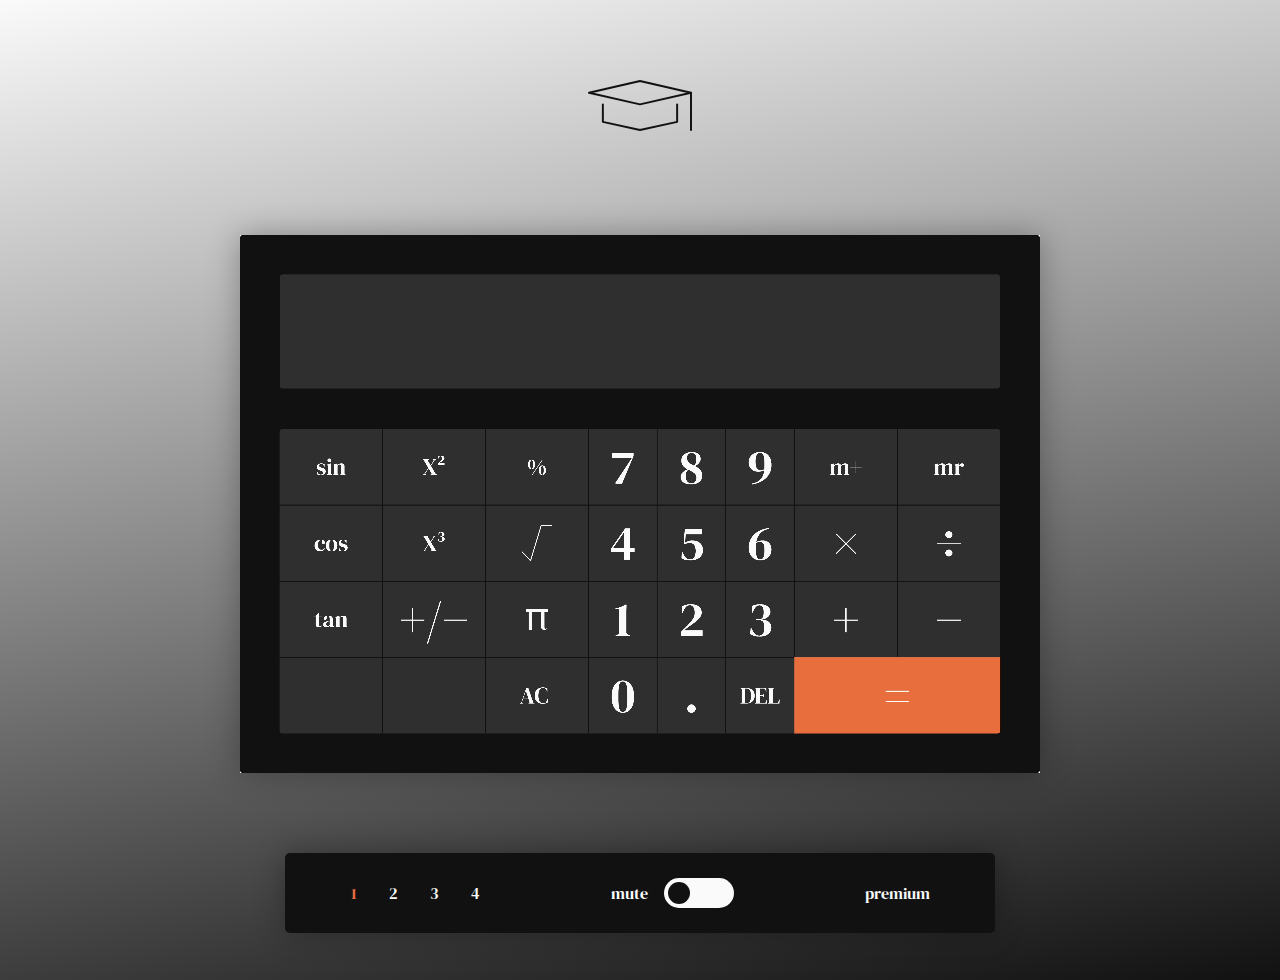
<file: index.html>
<!DOCTYPE html>
<html lang="en">

<head>
    <meta charset="UTF-8">
    <meta name="viewport" content="width=device-width, initial-scale=1.0">
    <title>Calculator</title>
    <!--Stylesheet css-->
    <link rel="stylesheet" href="assets/css/styles.css">
</head>

<body class="premium__background">
    <!--logo svg-->
    <div class="logo">
        <img src="assets/images/calculator-1-icon.svg" alt="Graduation cap logo" class="logo__index">
    </div>
    <div class="calculator">
        <div class="calculator__wrapper">
            <div class="output">
                <div data-previous-operand class="previous-operand"></div>
                <div data-current-operand class="current-operand"></div>
            </div>
            <img src="assets/images/calculator-index.png" alt="Scientific calculator" class="calculator__img"
                usemap="#image-map">

            <div class="cover-up-1"></div> 
            <div class="cover-up-2"></div>

                <map name="image-map">
                    <area aria-label="sin" title="sin" data-sin coords="39,194,142,270" onclick="soundOperator()" shape="rect">
                    <area aria-label="cos" title="cos" data-cos coords="40,270,142,346"  onclick="soundOperator()" shape="rect">
                    <area aria-label="tan" title="tan" data-tan coords="39,347,142,422" onclick="soundOperator()" shape="rect">
                    <area aria-label="(" title="(" data-bracket-left coords="39,423,143,498" onclick="soundOperator()" shape="rect">
                    <area aria-label="x2" title="x2" data-pow-two coords="141,192,245,271" onclick="soundOperator()" shape="rect">
                    <area aria-label="x3" title="x3" data-pow-three coords="141,271,245,346" onclick="soundOperator()" shape="rect">
                    <area aria-label="+/-" title="+/-" data-toggle-sign coords="143,346,245,423" onclick="soundOperator()" shape="rect">
                    <area aria-label=")" title=")" data-bracket-right coords="143,422,245,497" onclick="soundOperator()" shape="rect">
                    <area aria-label="%" title="%" data-percentage coords="245,194,349,271" onclick="soundOperator()" shape="rect">
                    <area aria-label="sqrt" title="sqrt" data-sqrt coords="245,270,349,348" onclick="soundOperator()" shape="rect">
                    <area aria-label="pi" title="pi" data-pi coords="243,347,349,423" onclick="soundOperator()" shape="rect">
                    <area aria-label="ac" title="ac" data-all-clear coords="242,422,349,497" onclick="soundOperator()" shape="rect">
                    <area aria-label="7" title="7" data-number="7" coords="349,194,418,270" onclick="sound7()" shape="rect">
                    <area aria-label="4" title="4" data-number="4" coords="347,270,418,347" onclick="sound4()" shape="rect">
                    <area aria-label="1" title="1" data-number="1" coords="348,346,419,422" onclick="sound1()" shape="rect">
                    <area aria-label="0" title="0" data-number="0" coords="348,422,418,498" onclick="sound0()" shape="rect">
                    <area aria-label="8" title="8" data-number="8" coords="416,194,486,271" onclick="sound8()" shape="rect">
                    <area aria-label="5" title="5" data-number="5" coords="417,270,486,347" onclick="sound5()" shape="rect">
                    <area aria-label="2" title="2" data-number="2" coords="418,345,486,423" onclick="sound2()" shape="rect">
                    <area aria-label="." title="." data-number="." coords="417,423,485,498" onclick="soundDot()" shape="rect">
                    <area aria-label="9" title="9" data-number="9" coords="485,194,555,271" onclick="sound9()" shape="rect">
                    <area aria-label="6" title="6" data-number="6" coords="485,272,555,347" onclick="sound6()" shape="rect">
                    <area aria-label="3" title="3" data-number="3" coords="483,346,555,423" onclick="sound3()" shape="rect">
                    <area aria-label="del" title="del" data-delete coords="485,422,555,498" onclick="soundOperator()" shape="rect">
                    <area aria-label="m+" title="m+" data-m-plus coords="554,193,658,270" onclick="soundOperator()" shape="rect">
                    <area aria-label="x" title="x" data-operation="x" coords="554,271,658,346" onclick="soundOperator()" shape="rect">
                    <area aria-label="+" title="+" data-operation="+" coords="554,344,657,422" onclick="soundOperator()" shape="rect">
                    <area aria-label="=" title="=" data-equals coords="554,423,762,499" onclick="soundEquals()" shape="rect">
                    <area aria-label="mr" title="mr" data-m-recall coords="657,191,761,271" onclick="soundOperator()" shape="rect">
                    <area aria-label="/" title="/" data-operation="÷" coords="657,269,762,348" onclick="soundOperator()" shape="rect">
                    <area aria-label="-" title="-" data-operation="-" coords="656,346,761,422" onclick="soundOperator()" shape="rect">
                </map>
        </div>
        <!--footer menu-->

        <div class="footer footer__prem">
            <ul class="nav nav__prem">
                <li class="nav-item active--index"><a href="index.html"
                        aria-label="link to scientific calculator with original theme">1</a></li>
                <li class="nav-item"><a href="my-little-pony.html"
                        aria-label="link to scientific calculator with my little pony theme">2</a></li>
                <li class="nav-item"><a href="grunge-gothic.html"
                        aria-label="link to scientific calculator with grunge gothic theme">3</a></li>
                <li class="nav-item"><a href="halloween.html"
                        aria-label="link to scientific calculator with halloween theme">4</a></li>
            </ul>

            <div class="mute-switch">
                <p>mute</p>
                <label class="switch">
                    <input type="checkbox" onclick="toggleSoundMute()">
                    <span class="slider slider--index round"></span>
                </label>
            </div>
            <p class=""><a href="premium.html" aria-label="link to scientific calculator with premium benefits"
                    class="nav-prem">premium</a></p>
        </div>

    </div>
    <!--Calculator svg-->
    <!-- PUT THIS IN TO TEST -->
    <!-- <div class="calculator">
        <div>
            
            <div class="output">
                <div class="previous-operand" data-previous-operand></div>
                <div class="current-operand" data-current-operand></div>
            </div>

            <img src="assets/images/calculator-index.png" alt="Scientific calculator" class="calculator__img"
                usemap="#image-map">

            <map name="image-map">
                <area alt="sin" title="sin" data-sin coords="39,194,142,270" shape="rect">
                <area alt="cos" title="cos" data-cos coords="40,270,142,346" shape="rect">
                <area alt="tan" title="tan" data-tan coords="39,347,142,422" shape="rect">
                <area alt="(" title="(" data-bracket-left coords="39,423,143,498" shape="rect">
                <area alt="x2" title="x2" data-pow-two coords="141,192,245,271" shape="rect">
                <area alt="x3" title="x3" data-pow-three coords="141,271,245,346" shape="rect">
                <area alt="+/-" title="+/-" data-toggle-sign coords="143,346,245,423" shape="rect">
                <area alt=")" title=")" data-bracket-right coords="143,422,245,497" shape="rect">
                <area alt="%" title="%" data-percentage coords="245,194,349,271" shape="rect">
                <area alt="sqrt" title="sqrt" data-sqrt coords="245,270,349,348" shape="rect">
                <area alt="pi" title="pi" data-pi coords="243,347,349,423" shape="rect">
                <area alt="ac" title="ac" data-all-clear coords="242,422,349,497" shape="rect">
                <area alt="7" title="7" data-number="7" coords="349,194,418,270" shape="rect">
                <area alt="4" title="4" data-number="4" coords="347,270,418,347" shape="rect">
                <area alt="1" title="1" data-number="1" coords="348,346,419,422" shape="rect">
                <area alt="0" title="0" data-number="0" coords="348,422,418,498" shape="rect">
                <area alt="8" title="8" data-number="8" coords="416,194,486,271" shape="rect">
                <area alt="5" title="5" data-number="5" coords="417,270,486,347" shape="rect">
                <area alt="2" title="2" data-number="2" coords="418,345,486,423" shape="rect">
                <area alt="." title="." data-number="." coords="417,423,485,498" shape="rect">
                <area alt="9" title="9" data-number="9" coords="485,194,555,271" shape="rect">
                <area alt="6" title="6" data-number="6" coords="485,272,555,347" shape="rect">
                <area alt="3" title="3" data-number="3" coords="483,346,555,423" shape="rect">
                <area alt="del" title="del" data-delete coords="485,422,555,498" shape="rect">
                <area alt="m+" title="m+" data-m-plus coords="554,193,658,270" shape="rect">
                <area alt="x" title="x" data-operation="x" coords="554,271,658,346" shape="rect">
                <area alt="+" title="+" data-operation="+" coords="554,344,657,422" shape="rect">
                <area alt="=" title="=" data-equals coords="554,423,762,499" shape="rect">
                <area alt="mr" title="mr" data-m-recall coords="657,191,761,271" shape="rect">
                <area alt="/" title="/" data-operation="÷" coords="657,269,762,348" shape="rect">
                <area alt="-" title="-" data-operation="-" coords="656,346,761,422" shape="rect">
            </map>
        </div>
    </div> -->


    <!--Javascript-->
    <script src="assets/js/script.js" defer></script>
</body>

</html>
</file>
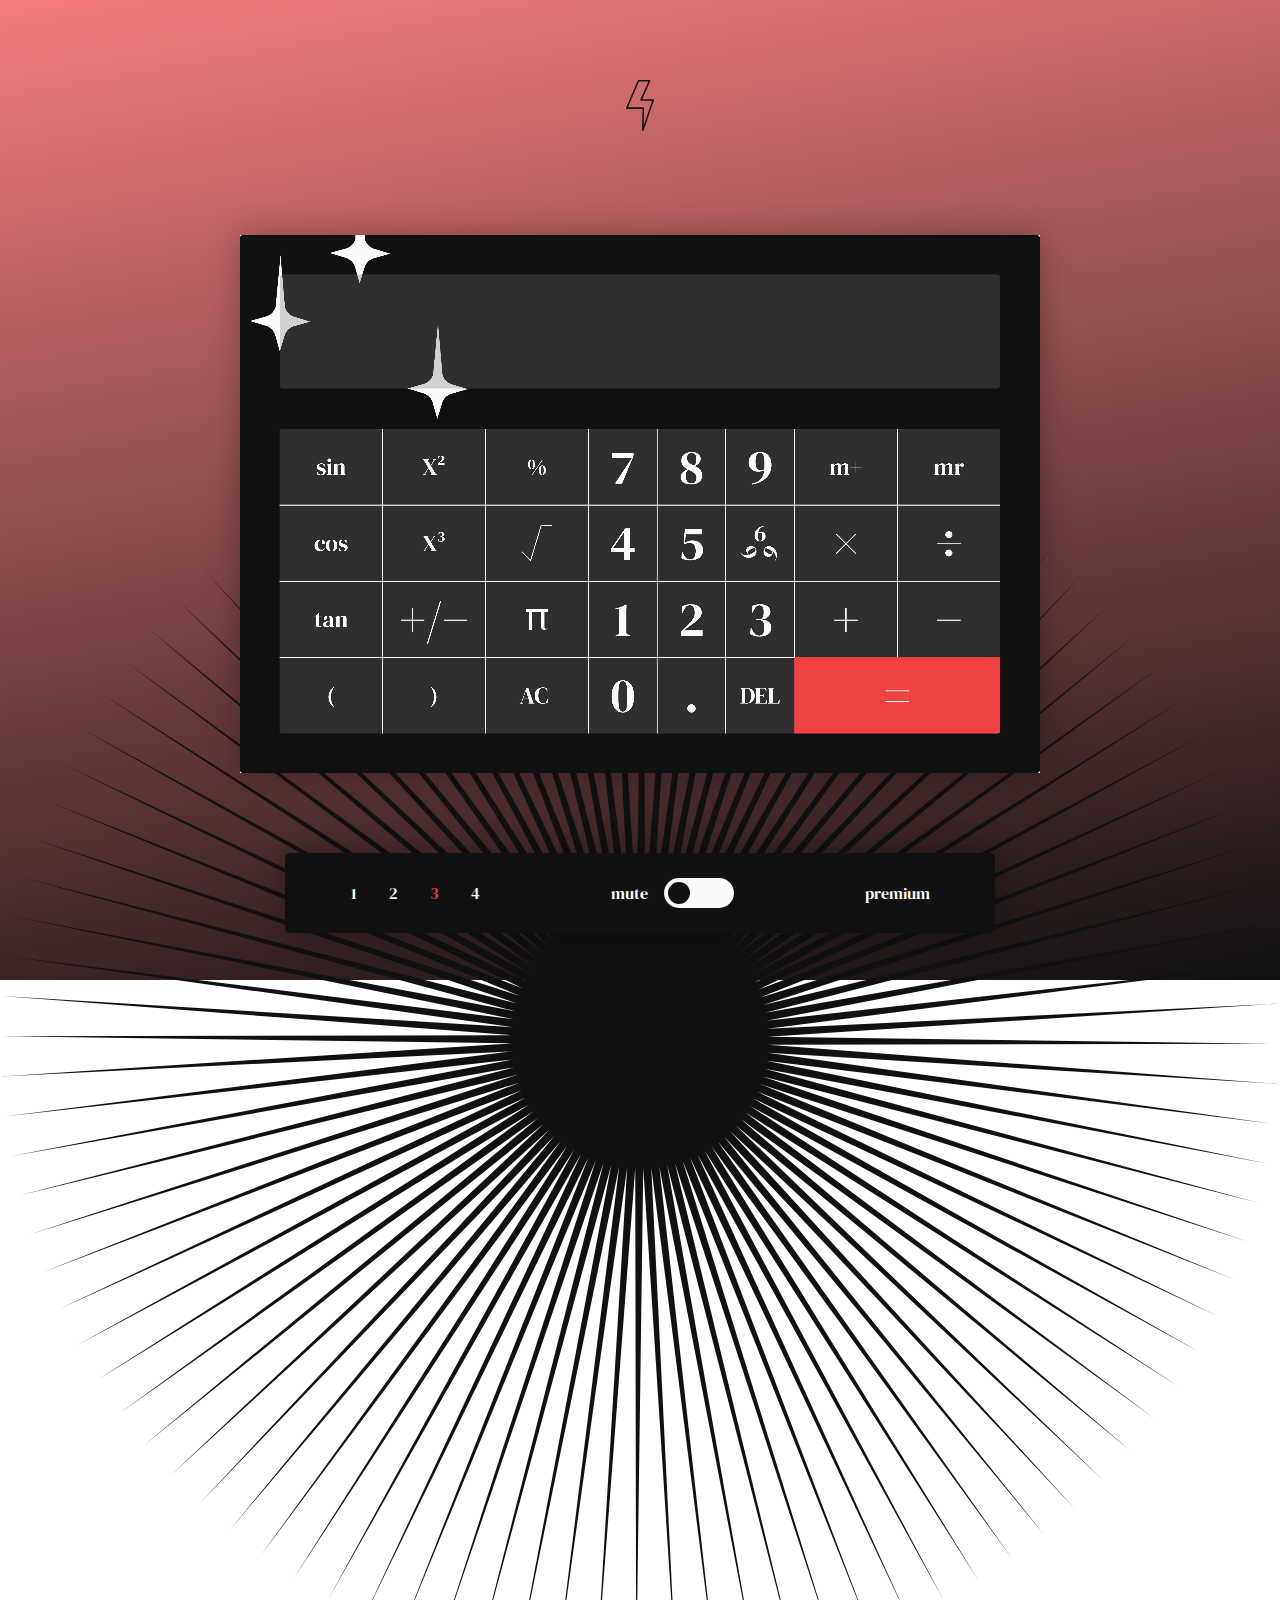
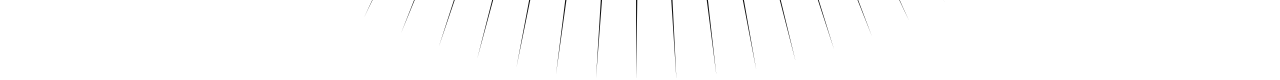
<file: grunge-gothic.html>
<!DOCTYPE html>
<html lang="en">

<head>
    <meta charset="UTF-8">
    <meta name="viewport" content="width=device-width, initial-scale=1.0">
    <title>Calculator</title>
    <!--Stylesheet css-->
    <link rel="stylesheet" href="assets/css/styles.css">
</head>

<body class="grungegoth__background">
    <!--logo svg-->
    <div class="logo">
        <img src="assets/images/calculator-3-icon.svg" alt="Graduation cap logo" class="logo__grungegoth">
    </div>
    <div class="calculator">
        <div class="calculator__wrapper">
            <div class="output">
                <div data-previous-operand class="previous-operand"></div>
                <div data-current-operand class="current-operand"></div>
            </div>
            <img src="assets/images/gg-calculator-08.png" alt="Scientific calculator" class="calculator__img"
                usemap="#image-map">

                <map name="image-map">
                    <area aria-label="sin" title="sin" data-sin coords="39,194,142,270" onclick="grungeOperator()" shape="rect">
                    <area aria-label="cos" title="cos" data-cos coords="40,270,142,346" onclick="grungeOperator()" shape="rect">
                    <area aria-label="tan" title="tan" data-tan coords="39,347,142,422" onclick="grungeOperator()" shape="rect">
                    <area aria-label="(" title="(" data-bracket-left coords="39,423,143,498" onclick="grungeOperator()" shape="rect">
                    <area aria-label="x2" title="x2" data-pow-two coords="141,192,245,271" onclick="grungeOperator()" shape="rect">
                    <area aria-label="x3" title="x3" data-pow-three coords="141,271,245,346" onclick="grungeOperator()" shape="rect">
                    <area aria-label="+/-" title="+/-" data-toggle-sign coords="143,346,245,423" onclick="grungeOperator()" shape="rect">
                    <area aria-label=")" title=")" data-bracket-right coords="143,422,245,497" onclick="grungeOperator()" shape="rect">
                    <area aria-label="%" title="%" data-percentage coords="245,194,349,271" onclick="grungeOperator()" shape="rect">
                    <area aria-label="sqrt" title="sqrt" data-sqrt coords="245,270,349,348" onclick="grungeOperator()" shape="rect">
                    <area aria-label="pi" title="pi" data-pi coords="243,347,349,423" onclick="grungeOperator()" shape="rect">
                    <area aria-label="ac" title="ac" data-all-clear coords="242,422,349,497" onclick="grungeOperator()" shape="rect">
                    <area aria-label="7" title="7" data-number="7" coords="349,194,418,270" onclick="grungeNumber()" shape="rect">
                    <area aria-label="4" title="4" data-number="4" coords="347,270,418,347" onclick="grungeNumber()" shape="rect">
                    <area aria-label="1" title="1" data-number="1" coords="348,346,419,422" onclick="grungeNumber()" shape="rect">
                    <area aria-label="0" title="0" data-number="0" coords="348,422,418,498" onclick="grungeNumber()" shape="rect">
                    <area aria-label="8" title="8" data-number="8" coords="416,194,486,271" onclick="grungeNumber()" shape="rect">
                    <area aria-label="5" title="5" data-number="5" coords="417,270,486,347" onclick="grungeNumber()" shape="rect">
                    <area aria-label="2" title="2" data-number="2" coords="418,345,486,423" onclick="grungeNumber()" shape="rect">
                    <area aria-label="." title="." data-number="." coords="417,423,485,498" onclick="grungeNumber()" shape="rect">
                    <area aria-label="9" title="9" data-number="9" coords="485,194,555,271" onclick="grungeNumber()" shape="rect">
                    <area aria-label="6" title="6" data-number="6" coords="485,272,555,347" onclick="grungeNumber()" shape="rect">
                    <area aria-label="3" title="3" data-number="3" coords="483,346,555,423" onclick="grungeNumber()" shape="rect">
                    <area aria-label="del" title="del" data-delete coords="485,422,555,498" onclick="grungeOperator()" shape="rect">
                    <area aria-label="m+" title="m+" data-m-plus coords="554,193,658,270" onclick="grungeOperator()" shape="rect">
                    <area aria-label="x" title="x" data-operation="x" coords="554,271,658,346" onclick="grungeOperator()" shape="rect">
                    <area aria-label="+" title="+" data-operation="+" coords="554,344,657,422" onclick="grungeOperator()" shape="rect">
                    <area aria-label="=" title="=" data-equals coords="554,423,762,499" onclick="grungeEquals()" shape="rect">
                    <area aria-label="mr" title="mr" data-m-recall coords="657,191,761,271" onclick="grungeOperator()" shape="rect">
                    <area aria-label="/" title="/" data-operation="÷" coords="657,269,762,348" onclick="grungeOperator()" shape="rect">
                    <area aria-label="-" title="-" data-operation="-" coords="656,346,761,422" onclick="grungeOperator()" shape="rect">
                </map>
        </div>
        <!--footer menu-->

        <div class="footer footer__prem">
            <ul class="nav nav__prem">
                <li class="nav-item"><a href="index.html"
                        aria-label="link to scientific calculator with original theme">1</a></li>
                <li class="nav-item"><a href="my-little-pony.html"
                        aria-label="link to scientific calculator with my little pony theme">2</a></li>
                <li class="nav-item active--grungegoth"><a href="grunge-gothic.html"
                        aria-label="link to scientific calculator with grunge gothic theme">3</a></li>
                <li class="nav-item"><a href="halloween.html"
                        aria-label="link to scientific calculator with halloween theme">4</a></li>
            </ul>

            <div class="mute-switch">
                <p>mute</p>
                <label class="switch">
                    <input type="checkbox" onclick="toggleSoundMute()">
                    <span class="slider slider--grungegoth round"></span>
                </label>
            </div>
            <p class=""><a href="premium.html" aria-label="link to scientific calculator with premium benefits"
                    class="nav-prem">premium</a></p>
        </div>

    </div>

    <img src="assets/images/calculator-3-bg-graphic.svg" alt="Black gothic star" class="grungegoth__bg">
    

    <!--Javascript-->
    <script src="assets/js/script.js" defer></script>
</body>

</html>
</file>
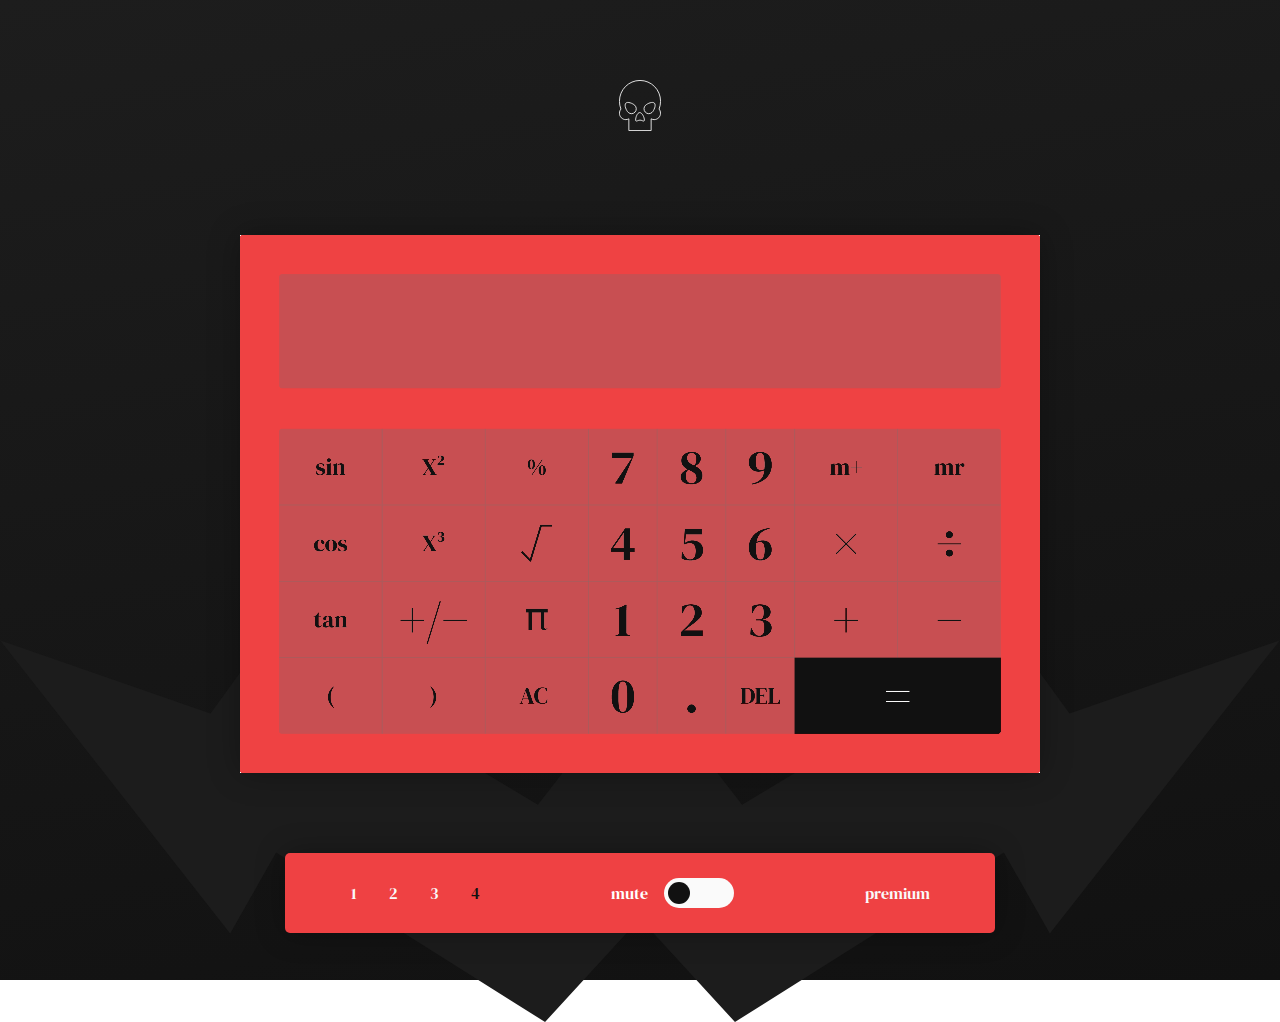
<file: halloween.html>
<!DOCTYPE html>
<html lang="en">

<head>
    <meta charset="UTF-8">
    <meta name="viewport" content="width=device-width, initial-scale=1.0">
    <title>Calculator</title>
    <!--Stylesheet css-->
    <link rel="stylesheet" href="assets/css/styles.css">
</head>

<body class="halloween__background">
    <!--logo svg-->
    <div class="logo">
        <img src="assets/images/calculator-4-icon.svg" alt="Graduation cap logo" class="logo__halloween">
    </div>
    </div>
    <!--Calculator svg-->
    <div class="calculator">
        <div class="calculator__wrapper">
            <div class="output">
                <div data-previous-operand class="previous-operand"></div>
                <div data-current-operand class="current-operand"></div>
            </div>
            <img src="assets/images/halloween-calculator-09.png" alt="Scientific calculator" class="calculator__img"
                usemap="#image-map">

                <map name="image-map">
                    <area aria-label="sin" title="sin" data-sin coords="39,194,142,270" onclick="horrorNumberOperator()" shape="rect">
                    <area aria-label="cos" title="cos" data-cos coords="40,270,142,346" onclick="horrorNumberOperator()" shape="rect">
                    <area aria-label="tan" title="tan" data-tan coords="39,347,142,422" onclick="horrorNumberOperator()" shape="rect">
                    <area aria-label="(" title="(" data-bracket-left coords="39,423,143,498" onclick="horrorNumberOperator()" shape="rect">
                    <area aria-label="x2" title="x2" data-pow-two coords="141,192,245,271" onclick="horrorNumberOperator()" shape="rect">
                    <area aria-label="x3" title="x3" data-pow-three coords="141,271,245,346" onclick="horrorNumberOperator()" shape="rect">
                    <area aria-label="+/-" title="+/-" data-toggle-sign coords="143,346,245,423" onclick="horrorNumberOperator()" shape="rect">
                    <area aria-label=")" title=")" data-bracket-right coords="143,422,245,497" onclick="horrorNumberOperator()" shape="rect">
                    <area aria-label="%" title="%" data-percentage coords="245,194,349,271" onclick="horrorNumberOperator()" shape="rect">
                    <area aria-label="sqrt" title="sqrt" data-sqrt coords="245,270,349,348" onclick="horrorNumberOperator()" shape="rect">
                    <area aria-label="pi" title="pi" data-pi coords="243,347,349,423" onclick="horrorNumberOperator()" shape="rect">
                    <area aria-label="ac" title="ac" data-all-clear coords="242,422,349,497" onclick="horrorNumberOperator()" shape="rect">
                    <area aria-label="7" title="7" data-number="7" coords="349,194,418,270" onclick="horrorNumberSound()" shape="rect">
                    <area aria-label="4" title="4" data-number="4" coords="347,270,418,347" onclick="horrorNumberSound()" shape="rect">
                    <area aria-label="1" title="1" data-number="1" coords="348,346,419,422" onclick="horrorNumberSound()" shape="rect">
                    <area aria-label="0" title="0" data-number="0" coords="348,422,418,498" onclick="horrorNumberSound()" shape="rect">
                    <area aria-label="8" title="8" data-number="8" coords="416,194,486,271" onclick="horrorNumberSound()" shape="rect">
                    <area aria-label="5" title="5" data-number="5" coords="417,270,486,347" onclick="horrorNumberSound()" shape="rect">
                    <area aria-label="2" title="2" data-number="2" coords="418,345,486,423" onclick="horrorNumberSound()" shape="rect">
                    <area aria-label="." title="." data-number="." coords="417,423,485,498" onclick="horrorNumberSound()" shape="rect">
                    <area aria-label="9" title="9" data-number="9" coords="485,194,555,271" onclick="horrorNumberSound()" shape="rect">
                    <area aria-label="6" title="6" data-number="6" coords="485,272,555,347" onclick="horrorNumberSound()" shape="rect">
                    <area aria-label="3" title="3" data-number="3" coords="483,346,555,423" onclick="horrorNumberSound()" shape="rect">
                    <area aria-label="del" title="del" data-delete coords="485,422,555,498" onclick="horrorNumberOperator()" shape="rect">
                    <area aria-label="m+" title="m+" data-m-plus coords="554,193,658,270" onclick="horrorNumberOperator()" shape="rect">
                    <area aria-label="x" title="x" data-operation="x" coords="554,271,658,346" onclick="horrorNumberOperator()" shape="rect">
                    <area aria-label="+" title="+" data-operation="+" coords="554,344,657,422" onclick="horrorNumberOperator()" shape="rect">
                    <area aria-label="=" title="=" data-equals coords="554,423,762,499" onclick="horrorNumberEquals()" shape="rect">
                    <area aria-label="mr" title="mr" data-m-recall coords="657,191,761,271" onclick="horrorNumberOperator()" shape="rect">
                    <area aria-label="/" title="/" data-operation="÷" coords="657,269,762,348" onclick="horrorNumberOperator()" shape="rect">
                    <area aria-label="-" title="-" data-operation="-" coords="656,346,761,422" onclick="horrorNumberOperator()" shape="rect">
                </map>
        </div>
        <!--footer menu-->

        <div class="footer footer__halloween">
            <ul class="nav nav__halloween">
                <li class="nav-item"><a href="index.html"
                        aria-label="link to scientific calculator with original theme">1</a></li>
                <li class="nav-item"><a href="my-little-pony.html"
                        aria-label="link to scientific calculator with my little pony theme">2</a></li>
                <li class="nav-item"><a href="grunge-gothic.html"
                        aria-label="link to scientific calculator with grunge gothic theme">3</a></li>
                <li class="nav-item active--halloween"><a href="halloween.html"
                        aria-label="link to scientific calculator with halloween theme">4</a></li>
            </ul>

            <div class="mute-switch">
                <p>mute</p>
                <label class="switch switch--halloween">
                    <input type="checkbox" onclick="toggleSoundMute()">
                    <span class="slider slider--halloween round"></span>
                </label>
            </div>
            <p class=""><a href="premium.html" aria-label="link to scientific calculator with premium benefits"
                    class="nav-prem">premium</a></p>
        </div>

    </div>

    <img src="assets/images/calculator-4-bg-graphic.svg" alt="Black gothic star" class="grungegoth__bg">

    <!--Javascript-->
    <script src="assets/js/script.js" defer></script>
</body>


</html>
</file>
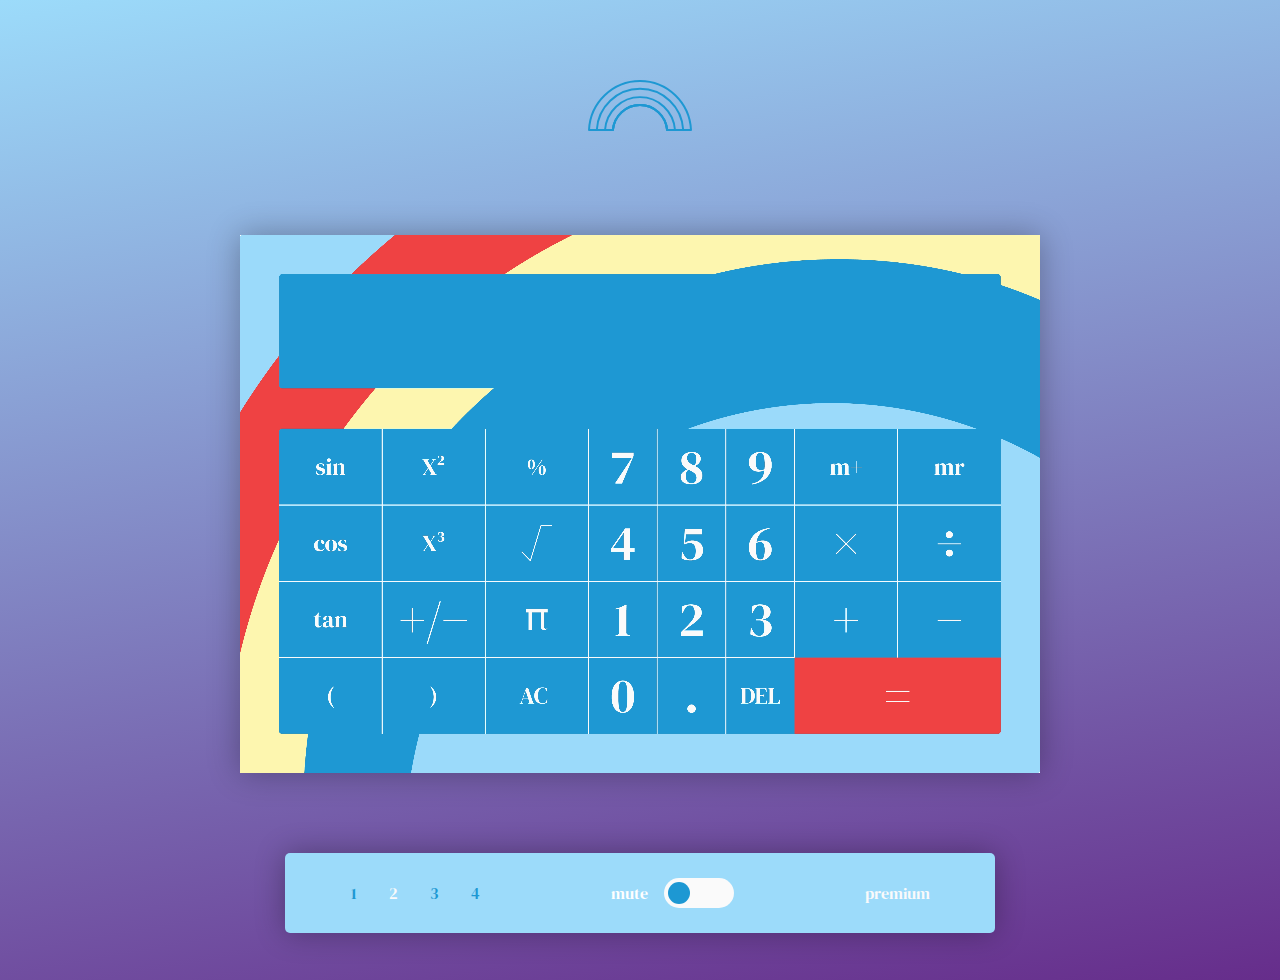
<file: my-little-pony.html>
<!DOCTYPE html>
<html lang="en">

<head>
    <meta charset="UTF-8">
    <meta name="viewport" content="width=device-width, initial-scale=1.0">
    <title>Calculator</title>
    <!--Bootstrap css-->
    <link href="https://cdn.jsdelivr.net/npm/bootstrap@5.1.3/dist/css/bootstrap.min.css" rel="stylesheet"
        integrity="sha384-1BmE4kWBq78iYhFldvKuhfTAU6auU8tT94WrHftjDbrCEXSU1oBoqyl2QvZ6jIW3" crossorigin="anonymous">
    <!--Stylesheet css-->
    <link rel="stylesheet" href="assets/css/styles.css">
</head>

<body class="mlp__background">
    <!--logo svg-->
    <div class="logo">
        <img src="assets/images/calculator-2-icon.svg" aria-label="Graduation cap logo" class="logo__mlp">
    </div>
    </div>
    <!--Calculator svg-->
    <div class="calculator">
        <div class="calculator__wrapper">
            <div class="output">
                <div data-previous-operand class="previous-operand"></div>
                <div data-current-operand class="current-operand"></div>
            </div>
            <img src="assets/images/mlp-calculator-07.png" aria-label="Scientific calculator" class="calculator__img"
                usemap="#image-map">

                <map name="image-map">
                    <area aria-label="sin" title="sin" data-sin coords="39,194,142,270" onclick="mlpOperators()" shape="rect">
                    <area aria-label="cos" title="cos" data-cos coords="40,270,142,346" onclick="mlpOperators()" shape="rect">
                    <area aria-label="tan" title="tan" data-tan coords="39,347,142,422" onclick="mlpOperators()" shape="rect">
                    <area aria-label="(" title="(" data-bracket-left coords="39,423,143,498" onclick="mlpOperators()" shape="rect">
                    <area aria-label="x2" title="x2" data-pow-two coords="141,192,245,271" onclick="mlpOperators()" shape="rect">
                    <area aria-label="x3" title="x3" data-pow-three coords="141,271,245,346" onclick="mlpOperators()" shape="rect">
                    <area aria-label="+/-" title="+/-" data-toggle-sign coords="143,346,245,423" onclick="mlpOperators()" shape="rect">
                    <area aria-label=")" title=")" data-bracket-right coords="143,422,245,497" onclick="mlpOperators()" shape="rect">
                    <area aria-label="%" title="%" data-percentage coords="245,194,349,271" onclick="mlpOperators()" shape="rect">
                    <area aria-label="sqrt" title="sqrt" data-sqrt coords="245,270,349,348" onclick="mlpOperators()" shape="rect">
                    <area aria-label="pi" title="pi" data-pi coords="243,347,349,423" onclick="mlpOperators()" shape="rect">
                    <area aria-label="ac" title="ac" data-all-clear coords="242,422,349,497" onclick="mlpAc()" shape="rect">
                    <area aria-label="7" title="7" data-number="7" coords="349,194,418,270" onclick="mlpNumbers()" shape="rect">
                    <area aria-label="4" title="4" data-number="4" coords="347,270,418,347" onclick="mlpNumbers()" shape="rect">
                    <area aria-label="1" title="1" data-number="1" coords="348,346,419,422" onclick="mlpNumbers()" shape="rect">
                    <area aria-label="0" title="0" data-number="0" coords="348,422,418,498" onclick="mlpNumbers()" shape="rect">
                    <area aria-label="8" title="8" data-number="8" coords="416,194,486,271" onclick="mlpNumbers()" shape="rect">
                    <area aria-label="5" title="5" data-number="5" coords="417,270,486,347" onclick="mlpNumbers()" shape="rect">
                    <area aria-label="2" title="2" data-number="2" coords="418,345,486,423" onclick="mlpNumbers()" shape="rect">
                    <area aria-label="." title="." data-number="." coords="417,423,485,498" onclick="mlpNumbers()" shape="rect">
                    <area aria-label="9" title="9" data-number="9" coords="485,194,555,271" onclick="mlpNumbers()" shape="rect">
                    <area aria-label="6" title="6" data-number="6" coords="485,272,555,347" onclick="mlpNumbers()" shape="rect">
                    <area aria-label="3" title="3" data-number="3" coords="483,346,555,423" onclick="mlpNumbers()" shape="rect">
                    <area aria-label="del" title="del" data-delete coords="485,422,555,498" onclick="mlpDel()" shape="rect">
                    <area aria-label="m+" title="m+" data-m-plus coords="554,193,658,270" onclick="mlpOperators()" shape="rect">
                    <area aria-label="x" title="x" data-operation="x" coords="554,271,658,346" onclick="mlpOperators()" shape="rect">
                    <area aria-label="+" title="+" data-operation="+" coords="554,344,657,422" onclick="mlpOperators()" shape="rect">
                    <area aria-label="=" title="=" data-equals coords="554,423,762,499" onclick="mlpEquals()" shape="rect">
                    <area aria-label="mr" title="mr" data-m-recall coords="657,191,761,271" onclick="mlpOperators()" shape="rect">
                    <area aria-label="/" title="/" data-operation="÷" coords="657,269,762,348" onclick="mlpOperators()" shape="rect">
                    <area aria-label="-" title="-" data-operation="-" coords="656,346,761,422" onclick="mlpOperators()" shape="rect">
                </map>
        </div>
        <!--footer menu-->

        <div class="footer footer__mlp">
            <ul class="nav nav__mlp">
                <li class="nav-item"><a href="index.html"
                        aria-label="link to scientific calculator with original theme">1</a></li>
                <li class="nav-item active--mlp"><a href="my-little-pony.html"
                        aria-label="link to scientific calculator with my little pony theme">2</a></li>
                <li class="nav-item"><a href="grunge-gothic.html"
                        aria-label="link to scientific calculator with grunge gothic theme">3</a></li>
                <li class="nav-item"><a href="halloween.html"
                        aria-label="link to scientific calculator with halloween theme">4</a></li>
            </ul>

            <div class="mute-switch">
                <p>mute</p>
                <label class="switch switch--mlp">
                    <input type="checkbox" onclick="toggleSoundMute()">
                    <span class="slider slider--mlp round"></span>
                </label>
            </div>
            <p class=""><a href="premium.html" aria-label="link to scientific calculator with premium benefits"
                    class="nav-prem">premium</a></p>
        </div>

    </div>
    <!--Javascript-->
    <script src="assets/js/script.js" defer></script>
</body>

</html>
</file>
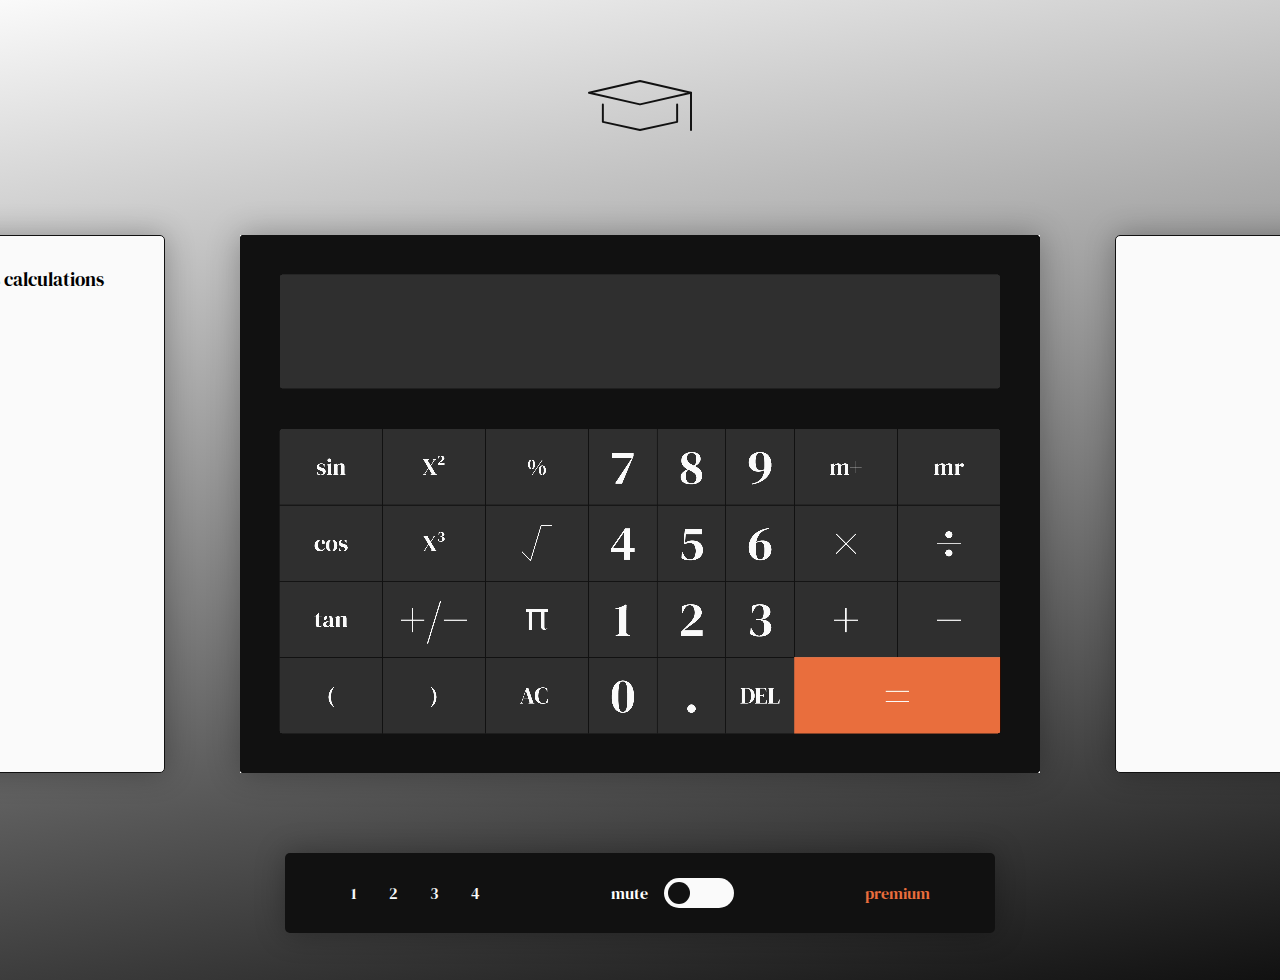
<file: premium.html>
<!DOCTYPE html>
<html lang="en">

<head>
    <meta charset="UTF-8">
    <meta name="viewport" content="width=device-width, initial-scale=1.0">
    <title>Calculator</title>
    <!--Bootstrap css-->
    <link href="https://cdn.jsdelivr.net/npm/bootstrap@5.1.3/dist/css/bootstrap.min.css" rel="stylesheet"
        integrity="sha384-1BmE4kWBq78iYhFldvKuhfTAU6auU8tT94WrHftjDbrCEXSU1oBoqyl2QvZ6jIW3" crossorigin="anonymous">
    <!--Stylesheet css-->
    <link rel="stylesheet" href="assets/css/styles.css">
</head>

<body class="premium__background">
    <!--logo svg-->
    <div class="logo">
        <img src="assets/images/calculator-1-icon.svg" alt="Graduation cap logo" class="logo__index">
    </div>
    <!--Calculator svg-->
    <div class="calculator">
        <div class="calculator__sections">
            <div class="calculator__history">
                <h3>Previous calculations</h3>
                <table id="history-table">
                    <tbody>
                        <tr style="display: none;">
                            <td>calculation</td>
                            <td>result</td>
                            <td>delete</td>
                        </tr>
                    </tbody>
                </table>
            </div>
            <div class="calculator__wrapper">
                <div class="output">
                    <div data-previous-operand class="previous-operand"></div>
                    <div data-current-operand class="current-operand"></div>
                </div>
                <img src="assets/images/calculator-index.png" alt="Scientific calculator" class="calculator__img"
                    usemap="#image-map">

                <map name="image-map">
                    <area aria-label="sin" title="sin" data-sin coords="39,194,142,270" onclick="premiumClick()" shape="rect">
                    <area aria-label="cos" title="cos" data-cos coords="40,270,142,346" onclick="premiumClick()" shape="rect">
                    <area aria-label="tan" title="tan" data-tan coords="39,347,142,422" onclick="premiumClick()" shape="rect">
                    <area aria-label="(" title="(" data-bracket-left coords="39,423,143,498" onclick="premiumClick()"
                        shape="rect">
                    <area aria-label="x2" title="x2" data-pow-two coords="141,192,245,271" onclick="premiumClick()"
                        shape="rect">
                    <area aria-label="x3" title="x3" data-pow-three coords="141,271,245,346" onclick="premiumClick()"
                        shape="rect">
                    <area aria-label="+/-" title="+/-" data-toggle-sign coords="143,346,245,423" onclick="premiumClick()"
                        shape="rect">
                    <area aria-label=")" title=")" data-bracket-right coords="143,422,245,497" onclick="premiumClick()"
                        shape="rect">
                    <area aria-label="%" title="%" data-percentage coords="245,194,349,271" onclick="premiumClick()"
                        shape="rect">
                    <area aria-label="sqrt" title="sqrt" data-sqrt coords="245,270,349,348" onclick="premiumClick()"
                        shape="rect">
                    <area aria-label="pi" title="pi" data-pi coords="243,347,349,423" onclick="premiumClick()" shape="rect">
                    <area aria-label="ac" title="ac" data-all-clear coords="242,422,349,497" onclick="premiumClick()"
                        shape="rect">
                    <area aria-label="7" title="7" data-number="7" coords="349,194,418,270" onclick="premiumClick()"
                        shape="rect">
                    <area aria-label="4" title="4" data-number="4" coords="347,270,418,347" onclick="premiumClick()"
                        shape="rect">
                    <area aria-label="1" title="1" data-number="1" coords="348,346,419,422" onclick="premiumClick()"
                        shape="rect">
                    <area aria-label="0" title="0" data-number="0" coords="348,422,418,498" onclick="premiumClick()"
                        shape="rect">
                    <area aria-label="8" title="8" data-number="8" coords="416,194,486,271" onclick="premiumClick()"
                        shape="rect">
                    <area aria-label="5" title="5" data-number="5" coords="417,270,486,347" onclick="premiumClick()"
                        shape="rect">
                    <area aria-label="2" title="2" data-number="2" coords="418,345,486,423" onclick="premiumClick()"
                        shape="rect">
                    <area aria-label="." title="." data-number="." coords="417,423,485,498" onclick="premiumClick()"
                        shape="rect">
                    <area aria-label="9" title="9" data-number="9" coords="485,194,555,271" onclick="premiumClick()"
                        shape="rect">
                    <area aria-label="6" title="6" data-number="6" coords="485,272,555,347" onclick="premiumClick()"
                        shape="rect">
                    <area aria-label="3" title="3" data-number="3" coords="483,346,555,423" onclick="premiumClick()"
                        shape="rect">
                    <area aria-label="del" title="del" data-delete coords="485,422,555,498" onclick="premiumClick()"
                        shape="rect">
                    <area aria-label="m+" title="m+" data-m-plus coords="554,193,658,270" onclick="premiumClick()"
                        shape="rect">
                    <area aria-label="x" title="x" data-operation="x" coords="554,271,658,346" onclick="premiumClick()"
                        shape="rect">
                    <area aria-label="+" title="+" data-operation="+" coords="554,344,657,422" onclick="premiumClick()"
                        shape="rect">
                    <area aria-label="=" title="=" data-equals coords="554,423,762,499" onclick="premiumClick()" shape="rect">
                    <area aria-label="mr" title="mr" data-m-recall coords="657,191,761,271" onclick="premiumClick()"
                        shape="rect">
                    <area aria-label="/" title="/" data-operation="÷" coords="657,269,762,348" onclick="premiumClick()"
                        shape="rect">
                    <area aria-label="-" title="-" data-operation="-" coords="656,346,761,422" onclick="premiumClick()"
                        shape="rect">
                </map>
            </div>
            <div class="calculator__tips">
                <h3 id="tipsTitle"></h3>
                <p id="tipsText"></p>
            </div>
        </div>
        <!--footer menu-->

        <div class="footer footer__prem">
            <ul class="nav nav__prem">
                <li class="nav-item"><a href="index.html"
                        aria-label="link to scientific calculator with original theme">1</a></li>
                <li class="nav-item"><a href="my-little-pony.html"
                        aria-label="link to scientific calculator with my little pony theme">2</a></li>
                <li class="nav-item"><a href="grunge-gothic.html"
                        aria-label="link to scientific calculator with grunge gothic theme">3</a></li>
                <li class="nav-item"><a href="halloween.html"
                        aria-label="link to scientific calculator with halloween theme">4</a></li>
            </ul>

            <div class="mute-switch">
                <p>mute</p>
                <label class="switch">
                    <input type="checkbox" onclick="toggleSoundMute()">
                    <span class="slider slider--prem round"></span>
                </label>
            </div>
            <p class=""><a href="premium.html" aria-label="link to scientific calculator with premium benefits"
                    class="nav-prem nav__prem--active">premium</a></p>
        </div>

    </div>
    <!--Javascript-->
    <script src="assets/js/script.js" defer></script>
</body>

</html>
</file>
<file: assets/css/styles.css>
/* DM Serif Display */
@import url('https://fonts.googleapis.com/css2?family=DM+Serif+Display:ital@0;1&display=swap');

/*-------------------------------------------------------------------------General */

*, *::before, *::after {
    box-sizing: border-box;
    font-family: 'DM Serif Display', serif;
    font-weight: normal;
}

body,
p {
    padding: 0;
    margin: 0;
}

a {
    text-decoration: none;
}

ul {
    list-style-type: none;
}

.calculator__history {
    overflow: auto;
}

.delete-button {
    margin: 0 10px 0 10px;
    background-color: red;
    border-radius: 5px;
    border: none;
    color: white
}

/*-------------------------------------------------------------------------Backgrounds */
.premium__background {
    background-image: linear-gradient(350deg, #111111, #fafafa);
    background-repeat: no-repeat;
    height: 100vh;
}

.mlp__background {
    background-image: linear-gradient(350deg, #662d8b, #9cdbfa);
    background-repeat: no-repeat;
    height: 100vh;
}

.grungegoth__background {
    position: relative;
    background-image: linear-gradient(350deg, #111111, #ef4144af);
    background-repeat: no-repeat;
    height: 100vh;
}

.halloween__background {
    position: relative;
    background-image: linear-gradient(350deg, #111111, #1d1d1d);
    background-repeat: no-repeat;
    height: 100vh;
}

.halloween__bg {
    position: absolute;
    top: 0;
    width: 100%;
    z-index: -1;
}

.grungegoth__bg {
    position: absolute;
    top: 20em;
    width: 100%;
    z-index: -1;
}

/*-------------------------------------------------------------------------Footer */
.footer {
    min-height: 5em;
    min-width: 710px;
    background-color: #111111;
    color: white;
    border-radius: 5px;
    margin-top: 5em;
    display: flex;
    justify-content: space-around;
    align-items: center;
    box-shadow: 0 0 30px 0 rgba(0, 0, 0, 0.3);
}

.footer__mlp {
    background-color: #9cdbfa;
}

.footer__halloween {
    background-color: #ef4143;
}

.nav {
    display: flex;
    justify-content: space-around;
    align-items: center;
    gap: 2em;
    margin: auto 0;
}

.nav {    
    padding: 0;
}

.mute-btn {
    background: none;
	color: white;
	border: none;
	padding: 0;
	font: inherit;
	cursor: pointer;
	outline: inherit
}

.nav__mlp a {
    color: #1d98d3;
    border: none;
}

.active--mlp a {
    color: #fafafa;
}

.nav__prem a,
.nav__halloween a {
    color: #fafafa;
    border: none;
}

.active--index a {
    color: #ea6e3d;
}

.active--grungegoth a {
    color: #ef4143;
}

.active--halloween a {
    color: #111111;
}

.footer .nav__prem--active {
    color: #ea6e3d;
}

p a {
    color: #fafafa;
}

/*-------------------------------------------------------------------------Mute switch */
.mute-switch {
    display: flex;
    align-items: center;
    justify-content: center;
    gap: 1em;
}

 /* The switch - the box around the slider */
 .switch {
    position: relative;
    display: inline-block;
    width: 70px;
    height: 30px;
}
  
/* Hide default HTML checkbox */
.switch input {
    opacity: 0;
    width: 0;
    height: 0;
}
  
/* The slider */
.slider {
    position: absolute;
    cursor: pointer;
    top: 0;
    left: 0;
    right: 0;
    bottom: 0;
    background-color: #fafafa;
    -webkit-transition: .4s;
    transition: .4s;
}

.slider--index:before,
.slider--prem:before,
.slider--grungegoth:before,
.slider--halloween:before {
    position: absolute;
    content: "";
    height: 22px;
    width: 22px;
    left: 4px;
    bottom: 4px;
    background-color: #111111;
    -webkit-transition: .4s;
    transition: .4s;
}
  
.slider--mlp:before {
    position: absolute;
    content: "";
    height: 22px;
    width: 22px;
    left: 4px;
    bottom: 4px;
    background-color: #1d98d3;
    -webkit-transition: .4s;
    transition: .4s;
}
  
input:checked + .slider {
    background-color: #ea6e3d;
}

  input:checked + .slider--mlp,
  input:checked + .slider--grungegoth,
  input:checked + .slider--halloween {
    background-color: #ef4143;
}
  
input:focus + .slider {
    box-shadow: none;
}
  
input:checked + .slider:before {
    -webkit-transform: translateX(40px);
    -ms-transform: translateX(40px);
    transform: translateX(40px);
}
  
/* Rounded sliders */
.slider.round {
    border-radius: 30px;
}
  
.slider.round:before {
    border-radius: 50%;
} 

/*-------------------------------------------------------------------------Calculator */
.calculator {
    margin-top: 6.5em;
    display: flex;
    justify-content: center;
    align-items: center;
    flex-direction: column;
}

.calculator__sections {
    display: flex;
    justify-content: space-between;
    align-items: center;
    gap: 75px;
}

.calculator__wrapper {
    position: relative;
    display: flex;
    justify-content: center;
    align-items: center;
    /* width: 1000px; */
}

.calculator__history,
.calculator__tips {
    height: 538px;
    width: 300px;
    background-color: #fafafa;
    border: 1px solid #111111;
    border-radius: 5px;
    padding: 12px;
    box-shadow: 0 0 30px 0 rgba(0, 0, 0, 0.3);
}

.calculator__history h3,
.calculator__tips h3 { 
    text-align: center;
    margin-bottom: 1em;
}

.calculator__tips a {
    color: #ea6e3d;
}

.calculator__tips a:hover {
    color: #1d98d3;
}


/*-------------------------------------------------------------------------Calculator output*/

.output {
    position: absolute;
    /* background-color: #ea6e3d; */
    display: flex;
    align-items: center;
    justify-content: space-around;
    flex-direction: column;
    width: 690px;
    height: 20%;
    top: 8%;
    left: 52px;
    padding: .8em;
    word-wrap: break-word;
    word-break: break-all;
    z-index: 2;
}

.output .previous-operand {
    width: 100%;
    color: rgba(255, 255, 255, .75);
    font-size: 1.8em;
    line-height: 0.8em;
    z-index: 3;
    text-align: end;
}

.output .current-operand {
    width: 100%;
    color: white;
    font-size: 3em;
    line-height: 0.8em;
    z-index: 4;
    text-align: end;
}

.calculator__img {
    position: relative;
    width: 800px;
    box-shadow: 0 0 30px 0 rgba(0, 0, 0, 0.3);
}

.cover-up-1 {
    position: absolute;
    height: 30px;
    width: 30px;
    left: 10%;
    bottom: 11%;
    background-color: #2f2f2f;
}

.cover-up-2 {
    position: absolute;
    height: 30px;
    width: 30px;
    left: 23%;
    bottom: 11%;
    background-color: #2f2f2f;
}

/*-------------------------------------------------------------------------logo svg */
.logo {
    width: 100%;
    display: flex;
    justify-content: center;
    align-items: center;
    margin-top: 5em;
}

.logo__index,
.logo__mlp {
    width: 6.5em;
}

.logo__grungegoth,
.logo__halloween {
    height: 51px;
}

area {
    cursor: pointer;
}

img[usemap] {
    position: relative;
}
</file>
